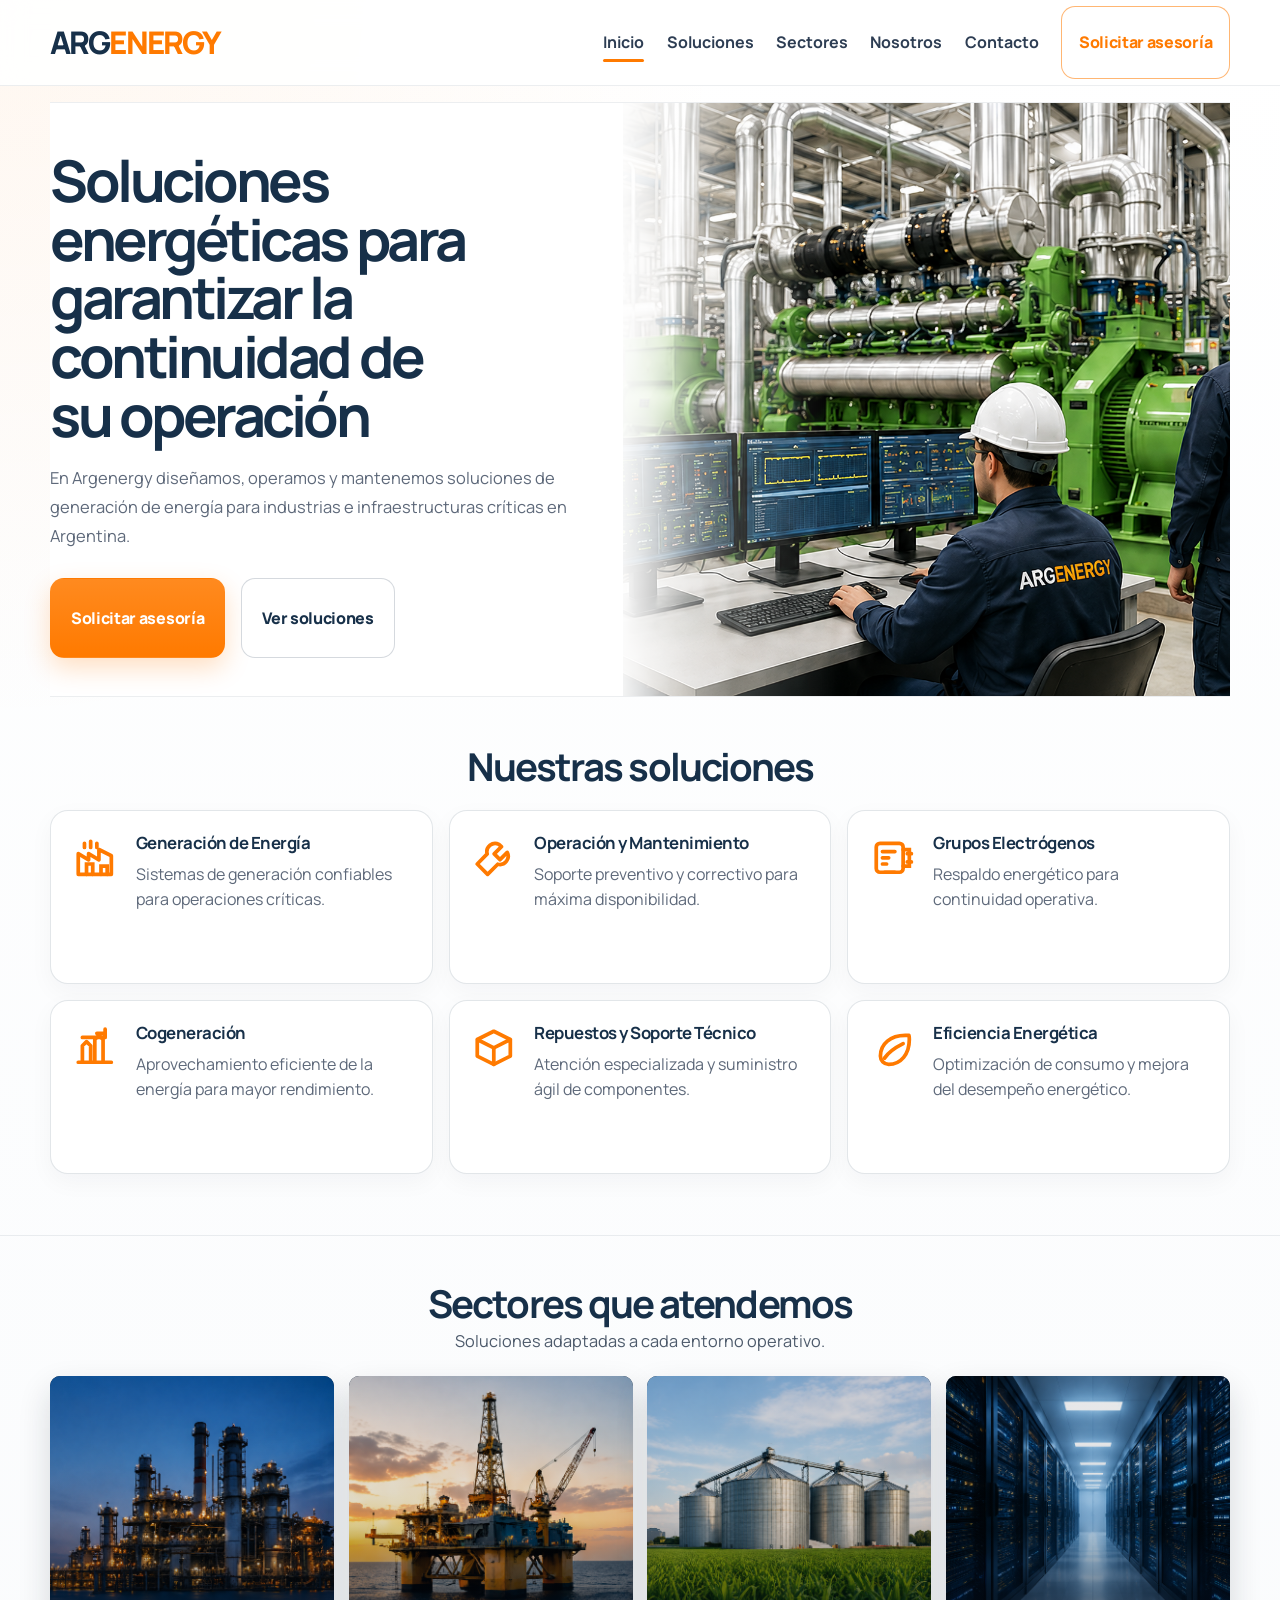
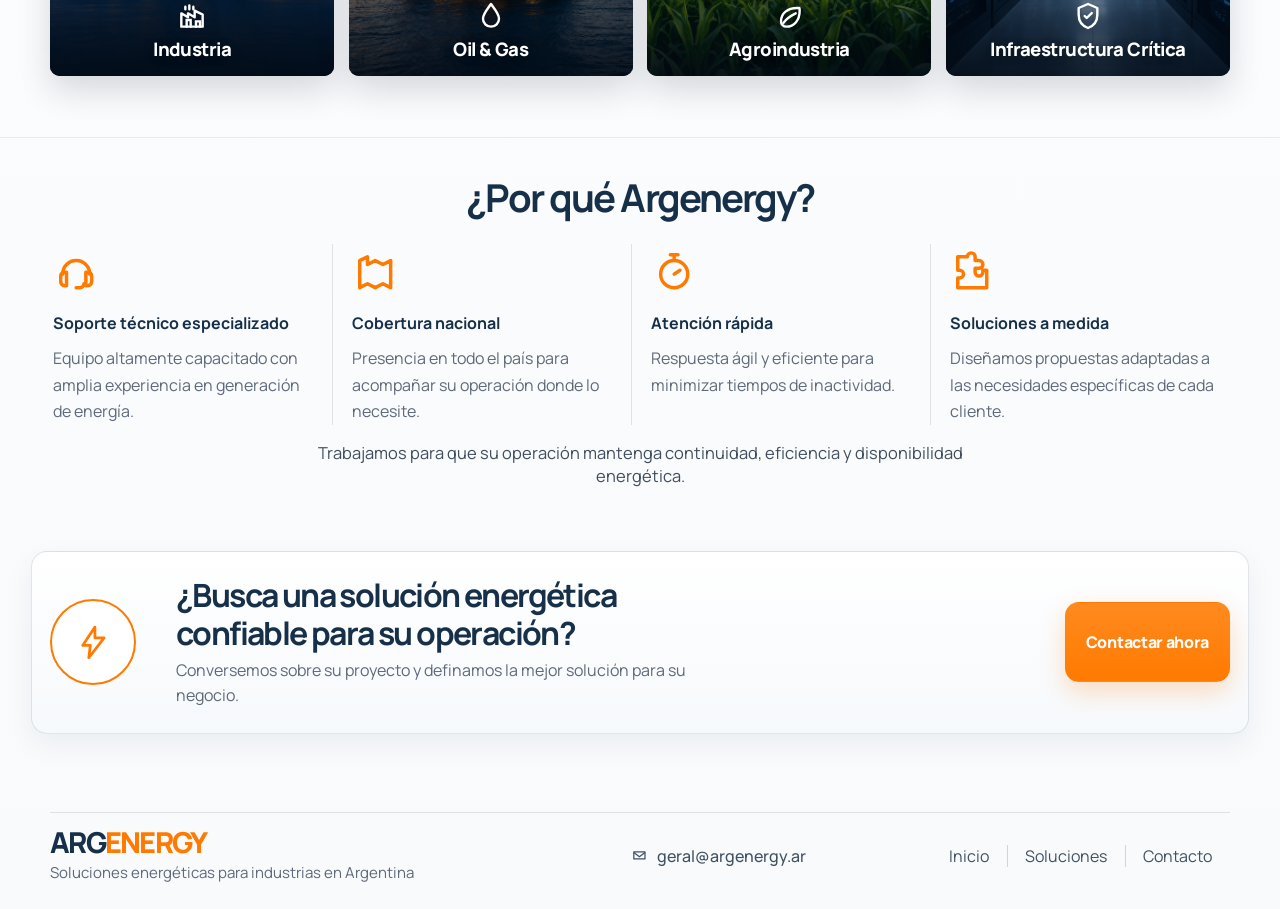
<file: index.html>
<!DOCTYPE html>
<html lang="es">
<head>
  <meta charset="UTF-8">
  <meta name="viewport" content="width=device-width, initial-scale=1.0">
  <title>ARGENERGY | Soluciones energéticas</title>
  <meta name="description" content="Argenergy soluciones energéticas para industrias e infraestructuras críticas en Argentina.">
  <link rel="preconnect" href="https://fonts.googleapis.com">
  <link rel="preconnect" href="https://fonts.gstatic.com" crossorigin>
  <link href="https://fonts.googleapis.com/css2?family=Manrope:wght@400;500;600;700;800&display=swap" rel="stylesheet">
  <link rel="stylesheet" href="./styles.css">
</head>
<body>
  <svg class="sr-only" aria-hidden="true" focusable="false">
    <symbol id="i-factory" viewBox="0 0 24 24">
      <path d="M4 20V10l5 3V10l5 3V8l6 3v9H4Z" fill="none" stroke="currentColor" stroke-width="1.8" stroke-linejoin="round"/>
      <path d="M8 20v-5h3v5M15 20v-4h3v4M7 7v-2M10 7V4M13 7V5" fill="none" stroke="currentColor" stroke-width="1.8" stroke-linecap="round"/>
    </symbol>
    <symbol id="i-wrench" viewBox="0 0 24 24">
      <path d="M14.5 5.5a4 4 0 0 0-5.7 4.6L4 15l5 5 4.9-4.9a4 4 0 0 0 4.6-5.7l-3.5 3.5-2.8-2.8 3.5-3.5Z" fill="none" stroke="currentColor" stroke-width="1.8" stroke-linejoin="round"/>
    </symbol>
    <symbol id="i-generator" viewBox="0 0 24 24">
      <rect x="4" y="5" width="13" height="14" rx="1.8" fill="none" stroke="currentColor" stroke-width="1.8"/>
      <path d="M7 9h6M7 12h3M7 15h2" stroke="currentColor" stroke-width="1.8" stroke-linecap="round"/>
      <path d="M17 8h3v8h-3M19 10l2 0M19 14l2 0" fill="none" stroke="currentColor" stroke-width="1.8" stroke-linecap="round"/>
      <path d="M8 19h5" stroke="currentColor" stroke-width="1.8" stroke-linecap="round"/>
    </symbol>
    <symbol id="i-cogeneration" viewBox="0 0 24 24">
      <path d="M4 19h16M6 19V11l2-2 2 2v8M12 19V8l2-2 2 2v11" fill="none" stroke="currentColor" stroke-width="1.8" stroke-linecap="round" stroke-linejoin="round"/>
      <path d="M6 7h10M13 5h4M17 3v4" fill="none" stroke="currentColor" stroke-width="1.8" stroke-linecap="round"/>
    </symbol>
    <symbol id="i-box" viewBox="0 0 24 24">
      <path d="M4 8 12 4l8 4-8 4-8-4Zm0 0v8l8 4 8-4V8" fill="none" stroke="currentColor" stroke-width="1.8" stroke-linejoin="round"/>
      <path d="m12 12v8" fill="none" stroke="currentColor" stroke-width="1.8" stroke-linecap="round"/>
    </symbol>
    <symbol id="i-leaf" viewBox="0 0 24 24">
      <path d="M18 6c-7 0-12 4-12 10 0 2.2 1.8 4 4 4 6 0 10-5 10-12 0-.7 0-1.4-.2-2 0 0-.8 0-1.8 0Z" fill="none" stroke="currentColor" stroke-width="1.8" stroke-linejoin="round"/>
      <path d="M8 17c2-3 5-5 9-7" fill="none" stroke="currentColor" stroke-width="1.8" stroke-linecap="round"/>
    </symbol>
    <symbol id="i-headset" viewBox="0 0 24 24">
      <path d="M5 13a7 7 0 0 1 14 0" fill="none" stroke="currentColor" stroke-width="1.8" stroke-linecap="round"/>
      <path d="M4 14v3a2 2 0 0 0 2 2h1v-7H6a2 2 0 0 0-2 2Zm16 0v3a2 2 0 0 1-2 2h-1v-7h1a2 2 0 0 1 2 2Z" fill="none" stroke="currentColor" stroke-width="1.8" stroke-linejoin="round"/>
      <path d="M16 18c0 1-.9 2-2 2h-2" fill="none" stroke="currentColor" stroke-width="1.8" stroke-linecap="round"/>
    </symbol>
    <symbol id="i-map" viewBox="0 0 24 24">
      <path d="M8 4 4 6v14l4-2 4 2 4-2 4 2V6l-4 2-4-2-4 2V4Z" fill="none" stroke="currentColor" stroke-width="1.8" stroke-linejoin="round"/>
    </symbol>
    <symbol id="i-stopwatch" viewBox="0 0 24 24">
      <circle cx="12" cy="13" r="7" fill="none" stroke="currentColor" stroke-width="1.8"/>
      <path d="M10 3h4M12 6V4M12 13l3-2" fill="none" stroke="currentColor" stroke-width="1.8" stroke-linecap="round"/>
    </symbol>
    <symbol id="i-puzzle" viewBox="0 0 24 24">
      <path d="M9 4a2 2 0 0 1 4 0v2h2a2 2 0 0 1 0 4h-2v2a2 2 0 0 0 4 0v-1h2v9H4v-5h1a2 2 0 0 0 0-4H4V4h5Z" fill="none" stroke="currentColor" stroke-width="1.8" stroke-linejoin="round"/>
    </symbol>
    <symbol id="i-mail" viewBox="0 0 24 24">
      <path d="M4 7h16v10H4V7Z" fill="none" stroke="currentColor" stroke-width="1.8" stroke-linejoin="round"/>
      <path d="m4 8 8 6 8-6" fill="none" stroke="currentColor" stroke-width="1.8" stroke-linejoin="round"/>
    </symbol>
    <symbol id="i-phone" viewBox="0 0 24 24">
      <path d="M8 4 6 6c0 7 5 12 12 12l2-2-3-3-2 1c-3 0-5-2-5-5l1-2-3-3Z" fill="none" stroke="currentColor" stroke-width="1.8" stroke-linejoin="round"/>
    </symbol>
    <symbol id="i-bolt" viewBox="0 0 24 24">
      <path d="M13 2 5 14h5l-1 8 10-13h-6l0-7Z" fill="none" stroke="currentColor" stroke-width="1.8" stroke-linejoin="round"/>
    </symbol>
    <symbol id="i-drop" viewBox="0 0 24 24">
      <path d="M12 3c2.8 4 6 7.3 6 11a6 6 0 0 1-12 0c0-3.7 3.2-7 6-11Z" fill="none" stroke="currentColor" stroke-width="1.8" stroke-linejoin="round"/>
    </symbol>
    <symbol id="i-shield" viewBox="0 0 24 24">
      <path d="M12 3 19 6v5c0 5-3.2 8.5-7 10-3.8-1.5-7-5-7-10V6l7-3Z" fill="none" stroke="currentColor" stroke-width="1.8" stroke-linejoin="round"/>
      <path d="M9.5 12 11 13.5 14.8 9.8" fill="none" stroke="currentColor" stroke-width="1.8" stroke-linecap="round" stroke-linejoin="round"/>
    </symbol>
  </svg>

  <header class="topbar">
    <div class="container topbar__inner">
      <a class="brand" href="#inicio" aria-label="ARGENERGY">
        <span class="brand__arg">ARG</span><span class="brand__energy">ENERGY</span>
      </a>

      <button class="menu-toggle" type="button" aria-expanded="false" aria-controls="site-nav" data-menu-toggle>
        Menú
      </button>

      <nav class="nav" id="site-nav" aria-label="Principal">
        <a class="nav__link is-active" href="#inicio">Inicio</a>
        <a class="nav__link" href="#soluciones">Soluciones</a>
        <a class="nav__link" href="#sectores">Sectores</a>
        <a class="nav__link" href="#nosotros">Nosotros</a>
        <a class="nav__link" href="#contacto">Contacto</a>
        <a class="button button--ghost" href="mailto:geral@argenergy.ar">Solicitar asesoría</a>
      </nav>
    </div>
  </header>

  <main id="inicio">
    <section class="hero section">
      <div class="container hero__grid">
        <div class="hero__copy">
          <h1>Soluciones energéticas para garantizar la continuidad de su operación</h1>
          <p>
            En Argenergy diseñamos, operamos y mantenemos soluciones de generación de energía para industrias
            e infraestructuras críticas en Argentina.
          </p>
          <div class="hero__actions">
            <a class="button button--primary" href="mailto:geral@argenergy.ar">Solicitar asesoría</a>
            <a class="button button--secondary" href="#soluciones">Ver soluciones</a>
          </div>
        </div>

        <div class="hero__visual">
          <img src="./assets/hero-banner.png" alt="Instalación industrial con equipo de operación">
        </div>
      </div>
    </section>

    <section class="section section--solutions" id="soluciones">
      <div class="container">
        <h2 class="section-title">Nuestras soluciones</h2>
        <div class="solutions-grid">
          <article class="solution-card">
            <svg class="solution-card__icon"><use href="#i-factory"></use></svg>
            <div>
              <h3>Generación de Energía</h3>
              <p>Sistemas de generación confiables para operaciones críticas.</p>
            </div>
          </article>
          <article class="solution-card">
            <svg class="solution-card__icon"><use href="#i-wrench"></use></svg>
            <div>
              <h3>Operación y Mantenimiento</h3>
              <p>Soporte preventivo y correctivo para máxima disponibilidad.</p>
            </div>
          </article>
          <article class="solution-card">
            <svg class="solution-card__icon"><use href="#i-generator"></use></svg>
            <div>
              <h3>Grupos Electrógenos</h3>
              <p>Respaldo energético para continuidad operativa.</p>
            </div>
          </article>
          <article class="solution-card">
            <svg class="solution-card__icon"><use href="#i-cogeneration"></use></svg>
            <div>
              <h3>Cogeneración</h3>
              <p>Aprovechamiento eficiente de la energía para mayor rendimiento.</p>
            </div>
          </article>
          <article class="solution-card">
            <svg class="solution-card__icon"><use href="#i-box"></use></svg>
            <div>
              <h3>Repuestos y Soporte Técnico</h3>
              <p>Atención especializada y suministro ágil de componentes.</p>
            </div>
          </article>
          <article class="solution-card">
            <svg class="solution-card__icon"><use href="#i-leaf"></use></svg>
            <div>
              <h3>Eficiencia Energética</h3>
              <p>Optimización de consumo y mejora del desempeño energético.</p>
            </div>
          </article>
        </div>
      </div>
    </section>

    <section class="section section--sectors" id="sectores">
      <div class="container">
        <h2 class="section-title">Sectores que atendemos</h2>
        <p class="section-subtitle">Soluciones adaptadas a cada entorno operativo.</p>
        <div class="sectors-grid">
          <article class="sector-card">
            <img src="./assets/sector-industry.png" alt="Complejo industrial">
            <div class="sector-card__overlay">
              <svg class="sector-card__icon"><use href="#i-factory"></use></svg>
              <div class="sector-card__label">Industria</div>
            </div>
          </article>
          <article class="sector-card">
            <img src="./assets/sector-oilgas.png" alt="Plataforma marina de oil and gas">
            <div class="sector-card__overlay">
              <svg class="sector-card__icon"><use href="#i-drop"></use></svg>
              <div class="sector-card__label">Oil & Gas</div>
            </div>
          </article>
          <article class="sector-card">
            <img src="./assets/sector-agro.png" alt="Instalaciones agroindustriales">
            <div class="sector-card__overlay">
              <svg class="sector-card__icon"><use href="#i-leaf"></use></svg>
              <div class="sector-card__label">Agroindustria</div>
            </div>
          </article>
          <article class="sector-card">
            <img src="./assets/sector-critical.png" alt="Pasillo de infraestructura crítica">
            <div class="sector-card__overlay">
              <svg class="sector-card__icon"><use href="#i-shield"></use></svg>
              <div class="sector-card__label">Infraestructura Crítica</div>
            </div>
          </article>
        </div>
      </div>
    </section>

    <section class="section section--why" id="nosotros">
      <div class="container">
        <h2 class="section-title">¿Por qué Argenergy?</h2>
        <div class="why-grid">
          <article class="why-card">
            <svg class="why-card__icon"><use href="#i-headset"></use></svg>
            <h3>Soporte técnico especializado</h3>
            <p>Equipo altamente capacitado con amplia experiencia en generación de energía.</p>
          </article>
          <article class="why-card">
            <svg class="why-card__icon"><use href="#i-map"></use></svg>
            <h3>Cobertura nacional</h3>
            <p>Presencia en todo el país para acompañar su operación donde lo necesite.</p>
          </article>
          <article class="why-card">
            <svg class="why-card__icon"><use href="#i-stopwatch"></use></svg>
            <h3>Atención rápida</h3>
            <p>Respuesta ágil y eficiente para minimizar tiempos de inactividad.</p>
          </article>
          <article class="why-card">
            <svg class="why-card__icon"><use href="#i-puzzle"></use></svg>
            <h3>Soluciones a medida</h3>
            <p>Diseñamos propuestas adaptadas a las necesidades específicas de cada cliente.</p>
          </article>
        </div>
        <p class="why-note">Trabajamos para que su operación mantenga continuidad, eficiencia y disponibilidad energética.</p>
      </div>
    </section>

    <section class="section section--cta" id="contacto">
      <div class="container cta-strip">
        <div class="cta-strip__icon">
          <svg><use href="#i-bolt"></use></svg>
        </div>
        <div class="cta-strip__copy">
          <h2>¿Busca una solución energética confiable para su operación?</h2>
          <p>Conversemos sobre su proyecto y definamos la mejor solución para su negocio.</p>
        </div>
        <a class="button button--primary cta-strip__button" href="mailto:geral@argenergy.ar">Contactar ahora</a>
      </div>
    </section>
  </main>

  <footer class="footer">
    <div class="container footer__inner">
      <div class="footer__brand">
        <a class="brand brand--footer" href="#inicio" aria-label="ARGENERGY">
          <span class="brand__arg">ARG</span><span class="brand__energy">ENERGY</span>
        </a>
        <p>Soluciones energéticas para industrias en Argentina</p>
      </div>
      <div class="footer__contact">
        <a class="footer__contact-item" href="mailto:geral@argenergy.ar"><svg><use href="#i-mail"></use></svg><span>geral@argenergy.ar</span></a>
      </div>
      <nav class="footer__nav" aria-label="Secundario">
        <a href="#inicio">Inicio</a>
        <a href="#soluciones">Soluciones</a>
        <a href="#contacto">Contacto</a>
      </nav>
    </div>
  </footer>

  <script src="./script.js"></script>
</body>
</html>
</file>
<file: styles.css>
:root {
  --bg: #ffffff;
  --panel: #ffffff;
  --ink: #173049;
  --muted: #5e697a;
  --line: rgba(23, 48, 73, 0.12);
  --accent: #ff7a00;
  --shadow: 0 18px 42px rgba(14, 28, 44, 0.09);
  --radius-xl: 28px;
  --radius-lg: 18px;
}

html {
  scroll-behavior: smooth;
}

body {
  margin: 0;
  color: var(--ink);
  background:
    radial-gradient(circle at top left, rgba(255, 122, 0, 0.06), transparent 26%),
    linear-gradient(180deg, #ffffff 0%, #f8fafc 100%);
  font-family: "Manrope", Arial, Helvetica, sans-serif;
}

img {
  display: block;
  max-width: 100%;
}

a {
  color: inherit;
}

section[id] {
  scroll-margin-top: 92px;
}

.container {
  width: min(1180px, calc(100% - 2rem));
  margin: 0 auto;
}

.sr-only {
  position: absolute;
  width: 1px;
  height: 1px;
  padding: 0;
  margin: -1px;
  overflow: hidden;
  clip: rect(0, 0, 0, 0);
  white-space: nowrap;
  border: 0;
}

.topbar {
  position: sticky;
  top: 0;
  z-index: 20;
  background: rgba(255, 255, 255, 0.88);
  backdrop-filter: blur(12px);
  border-bottom: 1px solid rgba(23, 48, 73, 0.08);
}

.topbar__inner {
  min-height: 70px;
  display: flex;
  align-items: center;
  gap: 1rem;
}

.brand {
  text-decoration: none;
  font-size: clamp(1.5rem, 2.8vw, 1.95rem);
  font-weight: 800;
  letter-spacing: -0.06em;
  line-height: 1;
}

.brand__arg {
  color: var(--ink);
}

.brand__energy {
  color: var(--accent);
}

.menu-toggle {
  display: none;
  margin-left: auto;
  border: 1px solid var(--line);
  border-radius: 999px;
  background: #fff;
  color: var(--ink);
  padding: 0.7rem 1rem;
  font: inherit;
  font-weight: 700;
}

.nav {
  margin-left: auto;
  display: flex;
  align-items: center;
  gap: 1.4rem;
}

.nav__link {
  text-decoration: none;
  font-weight: 700;
  color: #2d3d53;
  position: relative;
}

.nav__link::after {
  content: "";
  position: absolute;
  left: 0;
  bottom: -0.55rem;
  width: 100%;
  height: 3px;
  border-radius: 999px;
  background: transparent;
}

.nav__link.is-active::after,
.nav__link:hover::after,
.nav__link:focus-visible::after {
  background: var(--accent);
}

.button {
  display: inline-flex;
  align-items: center;
  justify-content: center;
  min-height: 52px;
  padding: 0.8rem 1.25rem;
  border-radius: 14px;
  border: 1px solid transparent;
  text-decoration: none;
  font-weight: 800;
  letter-spacing: -0.02em;
}

.button--primary {
  background: linear-gradient(180deg, #ff8a1f 0%, var(--accent) 100%);
  color: #fff;
  box-shadow: 0 10px 26px rgba(255, 122, 0, 0.24);
}

.button--secondary {
  background: #fff;
  color: var(--ink);
  border-color: rgba(23, 48, 73, 0.18);
}

.button--ghost {
  background: #fff;
  color: var(--accent);
  border-color: rgba(255, 122, 0, 0.55);
  min-height: 46px;
  padding-inline: 1.05rem;
  margin-block: 0.35rem;
}

.section {
  padding: 3.8rem 0;
}

.hero {
  padding-top: 1rem;
  padding-bottom: 2rem;
}

.hero__grid {
  display: grid;
  grid-template-columns: 1.02fr 1.08fr;
  align-items: stretch;
  gap: 0;
  border-top: 1px solid rgba(23, 48, 73, 0.08);
  border-bottom: 1px solid rgba(23, 48, 73, 0.08);
  background: #fff;
}

.hero__copy {
  position: relative;
  z-index: 1;
  padding: 3rem 1rem 2.4rem 0;
  background: linear-gradient(90deg, rgba(255, 255, 255, 1) 0%, rgba(255, 255, 255, 0.86) 82%, rgba(255, 255, 255, 0) 100%);
}

.hero__copy h1 {
  margin: 0;
  max-width: 11ch;
  font-size: clamp(2.5rem, 4.5vw, 4.1rem);
  line-height: 1.02;
  letter-spacing: -0.06em;
}

.hero__copy p {
  margin: 1.25rem 0 0;
  max-width: 34rem;
  color: var(--muted);
  font-size: 1.03rem;
  line-height: 1.75;
}

.hero__actions {
  display: flex;
  gap: 1rem;
  margin-top: 1.7rem;
  flex-wrap: wrap;
}

.hero__visual {
  position: relative;
  min-height: 383px;
  overflow: hidden;
}

.hero__visual img {
  width: 100%;
  height: 100%;
  object-fit: cover;
}

.hero__visual::before {
  content: "";
  position: absolute;
  inset: 0;
  background: linear-gradient(90deg, rgba(255,255,255,0.9) 0%, rgba(255,255,255,0.2) 18%, rgba(255,255,255,0) 35%);
}

.section-title {
  margin: 0;
  text-align: center;
  font-size: clamp(1.95rem, 3vw, 2.75rem);
  line-height: 1.05;
  letter-spacing: -0.05em;
}

.section-subtitle {
  margin: 0.35rem 0 0;
  text-align: center;
  color: #4d5a6b;
  font-size: 1.02rem;
}

.section--solutions {
  padding-top: 1.1rem;
}

.solutions-grid {
  margin-top: 1.45rem;
  display: grid;
  grid-template-columns: repeat(3, minmax(0, 1fr));
  gap: 1rem;
}

.solution-card {
  display: flex;
  gap: 1rem;
  align-items: flex-start;
  min-height: 132px;
  padding: 1.25rem 1.2rem;
  background: var(--panel);
  border: 1px solid var(--line);
  border-radius: var(--radius-lg);
  box-shadow: 0 8px 24px rgba(16, 29, 46, 0.04);
}

.solution-card__icon {
  width: 3.1rem;
  height: 3.1rem;
  flex: 0 0 auto;
  color: var(--accent);
  margin-top: 0.1rem;
}

.solution-card h3 {
  margin: 0;
  font-size: 1.05rem;
  letter-spacing: -0.03em;
}

.solution-card p {
  margin: 0.48rem 0 0;
  color: var(--muted);
  line-height: 1.55;
}

.section--sectors {
  padding-top: 3rem;
  border-top: 1px solid rgba(23, 48, 73, 0.08);
  border-bottom: 1px solid rgba(23, 48, 73, 0.08);
}

.sectors-grid {
  margin-top: 1.5rem;
  display: grid;
  grid-template-columns: repeat(4, minmax(0, 1fr));
  gap: 0.9rem;
}

.sector-card {
  position: relative;
  overflow: hidden;
  min-height: 300px;
  border-radius: 10px;
  background: #0d1d31;
  box-shadow: 0 14px 32px rgba(16, 29, 46, 0.16);
}

.sector-card img {
  width: 100%;
  height: 100%;
  object-fit: cover;
  transform: scale(1.01);
}

.sector-card::after {
  content: "";
  position: absolute;
  inset: 0;
  background: linear-gradient(180deg, rgba(3, 10, 20, 0.08) 0%, rgba(3, 10, 20, 0.12) 48%, rgba(3, 10, 20, 0.84) 100%);
  pointer-events: none;
}

.sector-card__overlay {
  position: absolute;
  inset: auto 0 0;
  z-index: 1;
  display: flex;
  min-height: 7.2rem;
  flex-direction: column;
  align-items: center;
  justify-content: flex-end;
  gap: 0.45rem;
  padding: 1rem 0.9rem 1.05rem;
  color: #fff;
  text-align: center;
}

.sector-card__icon {
  width: 2rem;
  height: 2rem;
  color: #fff;
  filter: drop-shadow(0 2px 8px rgba(0, 0, 0, 0.28));
}

.sector-card__label {
  font-size: 1.16rem;
  font-weight: 800;
  line-height: 1.05;
  letter-spacing: -0.03em;
  text-shadow: 0 2px 10px rgba(0, 0, 0, 0.34);
}

.section--why {
  padding-top: 2.5rem;
  padding-bottom: 2rem;
}

.why-grid {
  margin-top: 1.6rem;
  display: grid;
  grid-template-columns: repeat(4, minmax(0, 1fr));
  gap: 1rem;
}

.why-card {
  padding: 0.35rem 0.8rem 0 0.2rem;
  border-right: 1px solid rgba(23, 48, 73, 0.12);
}

.why-card:last-child {
  border-right: 0;
}

.why-card__icon {
  width: 2.9rem;
  height: 2.9rem;
  color: var(--accent);
}

.why-card h3 {
  margin: 0.8rem 0 0;
  font-size: 1rem;
  line-height: 1.35;
}

.why-card p {
  margin: 0.65rem 0 0;
  color: var(--muted);
  line-height: 1.65;
}

.why-note {
  margin: 1rem auto 0;
  max-width: 44rem;
  text-align: center;
  color: #404d5e;
  font-size: 1.03rem;
}

.section--cta {
  padding-top: 2rem;
}

.cta-strip {
  position: relative;
  overflow: hidden;
  display: grid;
  grid-template-columns: 110px 1fr auto;
  align-items: center;
  gap: 1rem;
  min-height: 149px;
  padding: 1rem 1.15rem;
  border: 1px solid rgba(23, 48, 73, 0.12);
  border-radius: 16px;
  background: linear-gradient(180deg, rgba(255,255,255,0.98), rgba(246,249,252,0.98));
  box-shadow: 0 10px 28px rgba(16, 29, 46, 0.06);
}

.cta-strip__icon {
  position: relative;
  z-index: 1;
  width: 82px;
  height: 82px;
  border-radius: 50%;
  border: 2px solid var(--accent);
  display: grid;
  place-items: center;
  color: var(--accent);
  background: rgba(255,255,255,0.95);
}

.cta-strip__icon svg {
  width: 2.3rem;
  height: 2.3rem;
}

.cta-strip__copy {
  position: relative;
  z-index: 1;
  max-width: 34rem;
}

.cta-strip__copy h2 {
  margin: 0;
  font-size: clamp(1.4rem, 2.8vw, 2rem);
  line-height: 1.18;
  letter-spacing: -0.05em;
}

.cta-strip__copy p {
  margin: 0.35rem 0 0;
  color: var(--muted);
  line-height: 1.55;
}

.cta-strip__button {
  position: relative;
  z-index: 1;
  white-space: nowrap;
}

.footer {
  padding: 1.1rem 0 1.6rem;
}

.footer__inner {
  display: grid;
  grid-template-columns: 1.1fr 0.95fr auto;
  align-items: center;
  gap: 1rem;
  border-top: 1px solid rgba(23, 48, 73, 0.12);
  padding-top: 0.95rem;
}

.brand--footer {
  font-size: 1.8rem;
}

.footer__brand p {
  margin: 0.25rem 0 0;
  font-size: 0.94rem;
  color: var(--muted);
}

.footer__contact {
  display: flex;
  justify-content: center;
  gap: 1.25rem;
  flex-wrap: wrap;
}

.footer__contact-item {
  display: inline-flex;
  align-items: center;
  gap: 0.55rem;
  color: #415264;
  font-weight: 500;
  text-decoration: none;
}

.footer__contact-item svg {
  width: 1.05rem;
  height: 1.05rem;
  color: #415264;
}

.footer__nav {
  display: flex;
  gap: 0;
  align-items: center;
}

.footer__nav a {
  text-decoration: none;
  color: #415264;
  padding: 0 1.1rem;
  border-left: 1px solid rgba(23, 48, 73, 0.18);
}

.footer__nav a:first-child {
  border-left: 0;
}

.footer__nav a:hover,
.footer__nav a:focus-visible {
  color: var(--ink);
}

@media (max-width: 1024px) {
  .hero__grid {
    grid-template-columns: 1fr;
  }

  .hero__copy {
    padding-right: 0;
    padding-bottom: 1.5rem;
  }

  .hero__visual {
    min-height: 340px;
  }

  .solutions-grid,
  .sectors-grid,
  .why-grid {
    grid-template-columns: repeat(2, minmax(0, 1fr));
  }

  .why-card {
    border-right: 0;
    padding-right: 0;
  }

  .footer__inner {
    grid-template-columns: 1fr;
    justify-items: start;
  }

  .footer__contact {
    justify-content: flex-start;
  }
}

@media (max-width: 760px) {
  .container {
    width: min(100% - 1rem, 1180px);
  }

  .topbar__inner {
    flex-wrap: wrap;
    min-height: 68px;
  }

  .menu-toggle {
    display: inline-flex;
    margin-left: auto;
  }

  .nav {
    display: none;
    width: 100%;
    margin: 0.35rem 0 0;
    padding: 0.85rem;
    flex-direction: column;
    align-items: stretch;
    gap: 0.7rem;
    border: 1px solid var(--line);
    border-radius: 18px;
    background: rgba(255,255,255,0.96);
    box-shadow: var(--shadow);
  }

  .nav.is-open {
    display: flex;
  }

  .nav__link::after {
    display: none;
  }

  .button--ghost {
    width: 100%;
  }

  .section {
    padding: 3rem 0;
  }

  .hero__copy h1 {
    max-width: 100%;
    font-size: clamp(2rem, 11vw, 3.1rem);
  }

  .hero__copy p {
    font-size: 0.98rem;
  }

  .hero__visual {
    min-height: 280px;
  }

  .solutions-grid,
  .sectors-grid,
  .why-grid {
    grid-template-columns: 1fr;
  }

  .sector-card {
    min-height: 220px;
  }

  .cta-strip {
    grid-template-columns: 74px 1fr;
    padding-bottom: 1rem;
  }

  .cta-strip__button {
    grid-column: 1 / -1;
    width: 100%;
  }

  .footer__contact {
    flex-direction: column;
    gap: 0.6rem;
  }

  .footer__nav {
    flex-wrap: wrap;
  }

  .footer__nav a {
    padding-left: 0;
    padding-right: 0.9rem;
  }
}
</file>
